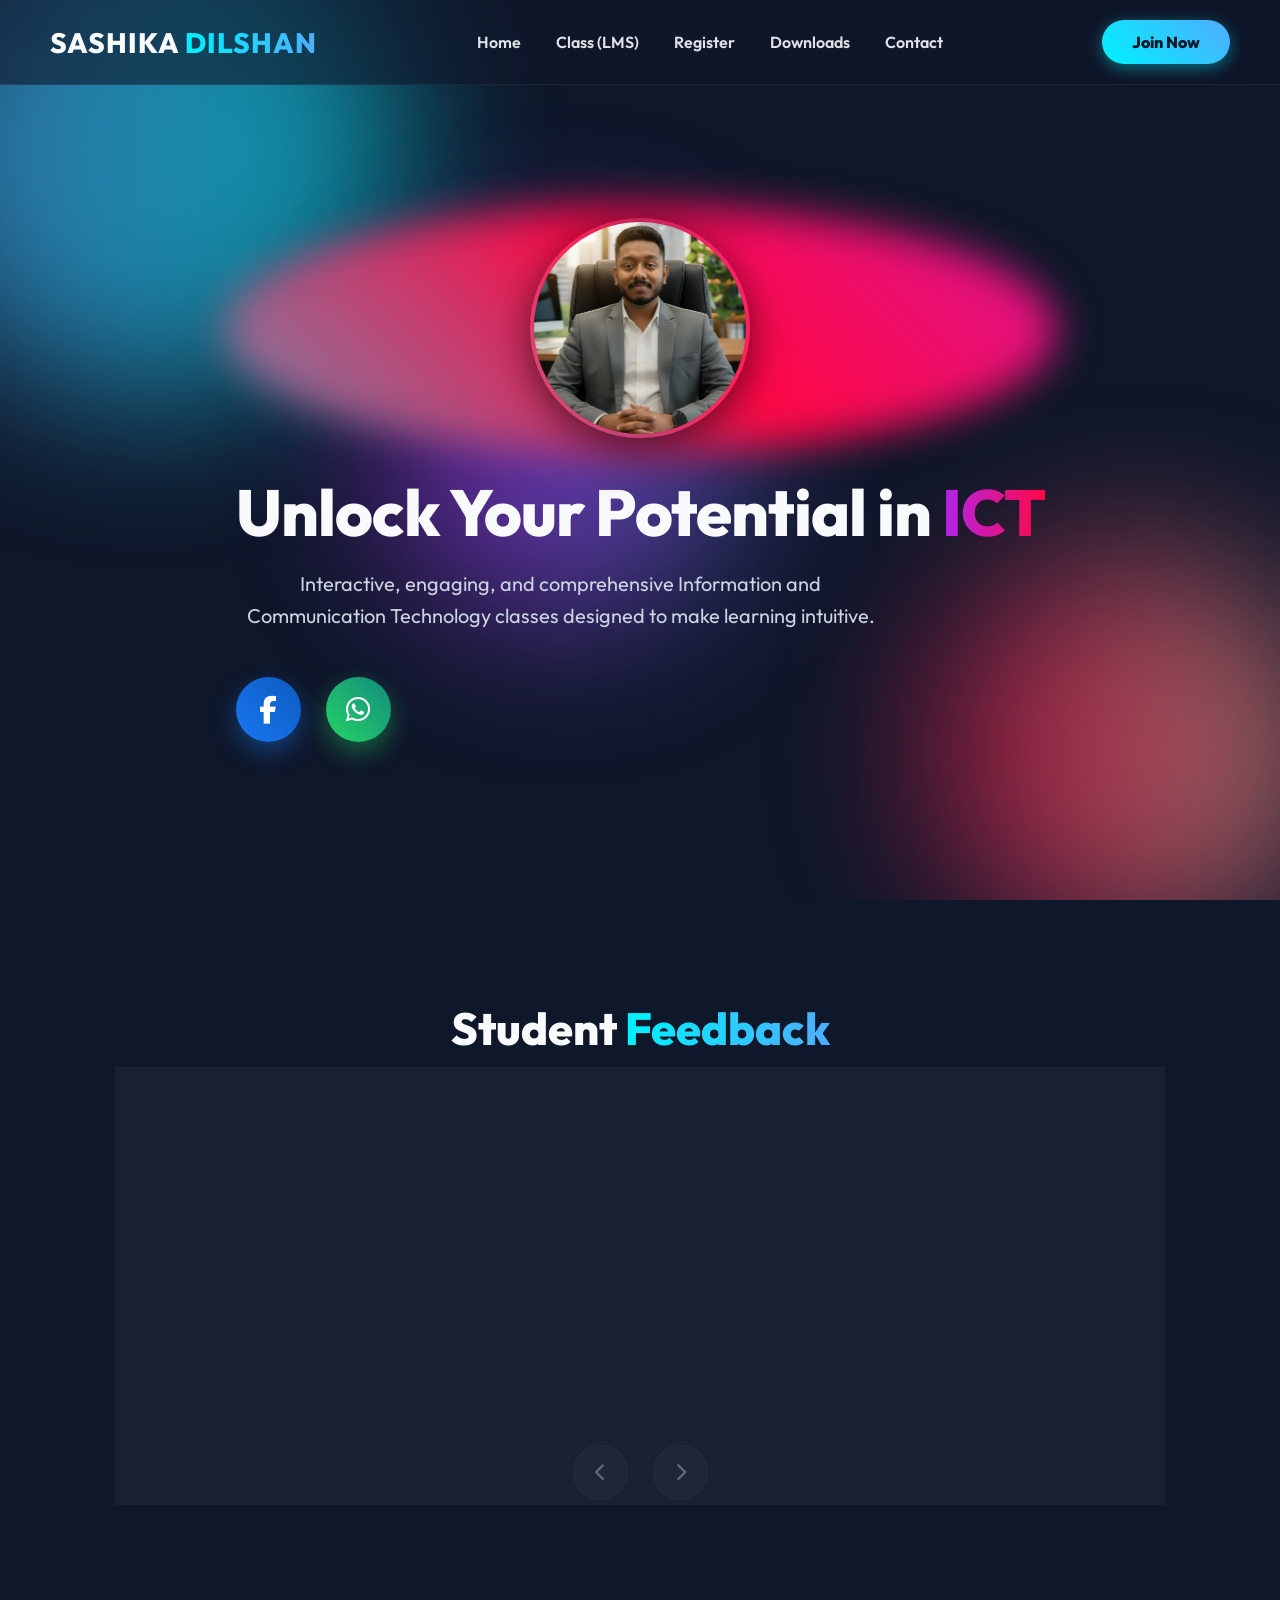
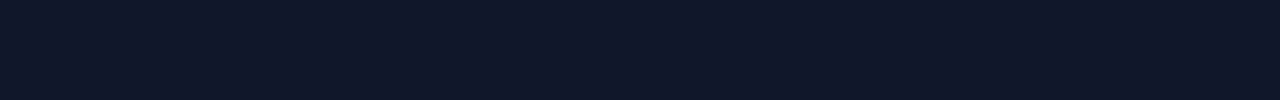
<file: index.html>
<!DOCTYPE html>
<html lang="en">

<head>
  <meta charset="UTF-8">
  <meta name="viewport" content="width=device-width, initial-scale=1.0">
  <title>Sashika Dilshan</title>
  <!-- Meta description for SEO -->
  <meta name="description"
    content="Join the best ICT Class for an interactive learning experience. Master details in Information and Communication Technology.">
  <link rel="stylesheet" href="styles.css">
  <!-- Google Fonts -->
  <link href="https://fonts.googleapis.com/css2?family=Outfit:wght@300;400;600;800&display=swap" rel="stylesheet">
  <!-- Font Awesome for icons -->
  <link rel="stylesheet" href="https://cdnjs.cloudflare.com/ajax/libs/font-awesome/6.4.0/css/all.min.css">
</head>

<body>
  <!-- Animated Background -->
  <div class="background-container" id="bg-container">
    <div class="shape shape-1"></div>
    <div class="shape shape-2"></div>
    <div class="shape shape-3"></div>
  </div>

  <!-- Navigation -->
  <nav class="navbar" id="navbar">
    <div class="logo">SASHIKA <span>DILSHAN</span></div>
    <ul class="nav-links">
      <li><a href="#home">Home</a></li>
      <li><a href="lms.html">Class (LMS)</a></li>
      <li><a
          href="https://docs.google.com/forms/d/e/1FAIpQLSdxnIzjlwXb35KCbCbCo0sxkIll6S4u6WugaHI3UVw_ooGitA/viewform?usp=header">Register</a>
      </li>
      <li><a href="Soft.html">Downloads</a></li>
      <li><a href="contact.html">Contact</a></li>
    </ul>
    <a href="https://docs.google.com/forms/d/e/1FAIpQLSdxnIzjlwXb35KCbCbCo0sxkIll6S4u6WugaHI3UVw_ooGitA/viewform?usp=header"
      class="btn-join">Join Now</a>
  </nav>

  <!-- Hero Section -->
  <section id="home" class="hero">
    <div class="hero-content">
      <div class="profile-container">
        <img src="img1.jpg" alt="ICT Teacher Profile Picture" class="profile-pic">
        <div class="profile-glow"></div>
      </div>
      <h1 class="hero-title">Unlock Your Potential in <span>ICT</span></h1>
      <p class="hero-subtitle">Interactive, engaging, and comprehensive Information and Communication Technology classes
        designed to make learning intuitive.</p>

      <div class="social-links">
        <a href="https://www.facebook.com/profile.php?id=61584438620100" class="social-btn facebook"
          aria-label="Facebook"><i class="fab fa-facebook-f"></i></a>
        <a href="https://wa.me/94707482177?text=I%20want%20to%20join%20your%20ICT%20class" class="social-btn whatsapp"
          aria-label="WhatsApp"><i class="fab fa-whatsapp"></i></a>
      </div>
    </div>
  </section>

  <!-- Testimonials Section -->
  <section id="class" class="testimonials">
    <h2>Student <span>Feedback</span></h2>
    <div class="slider-container">
      <div class="slide active">
        <i class="fas fa-quote-left quote-icon" aria-hidden="true"></i>
        <p class="comment">"Sir explain කරන විදිහ සුපිරි! ICT easy වෙලා"</p>
        <span class="student-name">- Nayomi Sashikala</span>
      </div>
      <div class="slide">
        <i class="fas fa-quote-left quote-icon" aria-hidden="true"></i>
        <p class="comment">"Best ICT class ever 🔥 Highly recommend!"</p>
        <span class="student-name">- Sahan Sandeepa</span>
      </div>
      <div class="slide">
        <i class="fas fa-quote-left quote-icon" aria-hidden="true"></i>
        <p class="comment">"මගේ results ගොඩක් improve උනා 🙌"</p>
        <span class="student-name">- Kavindu Dilshan</span>
      </div>
    </div>
    <div class="slider-controls">
      <button id="prev-slide" aria-label="Previous Slide"><i class="fas fa-chevron-left"></i></button>
      <button id="next-slide" aria-label="Next Slide"><i class="fas fa-chevron-right"></i></button>
    </div>
  </section>

  <footer>
    <p>&copy; 2024 ICT Mastery Class. All Rights Reserved.</p>
  </footer>

  <script src="script.js"></script>
</body>

</html>
</file>
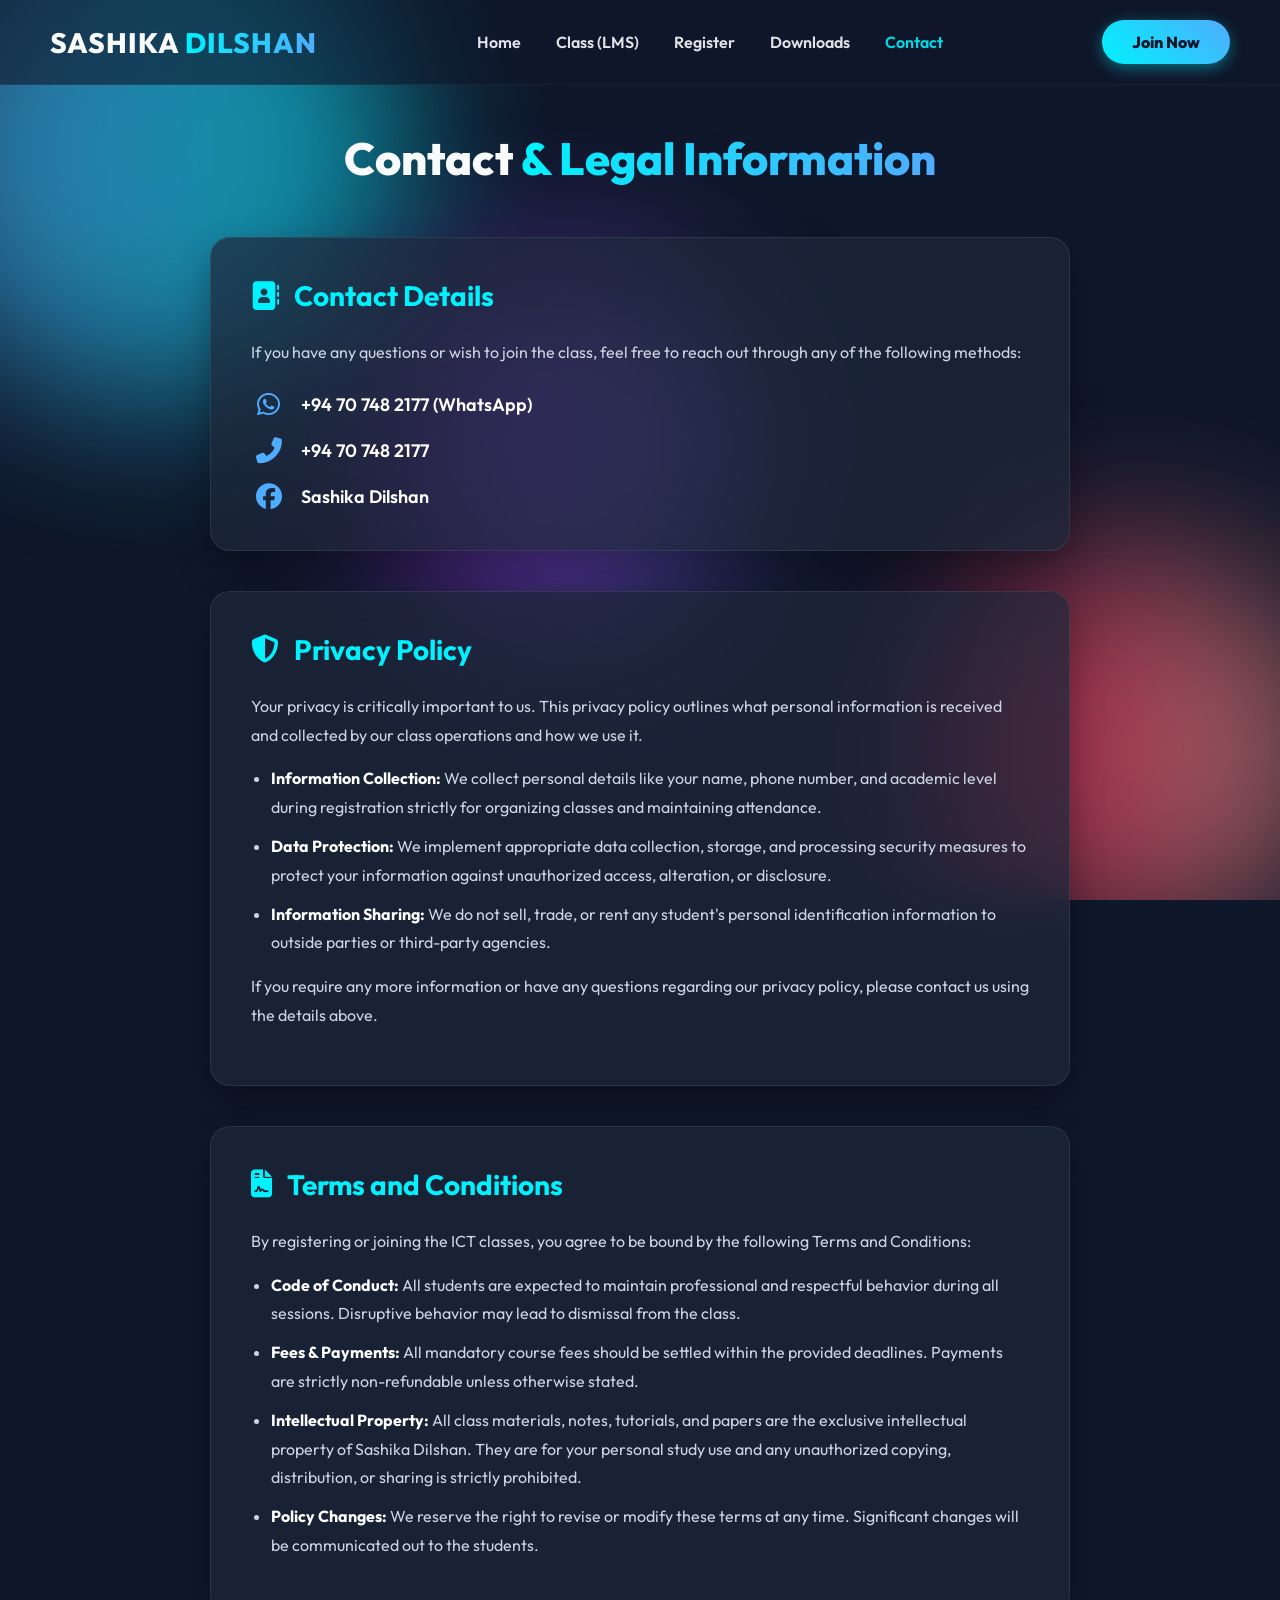
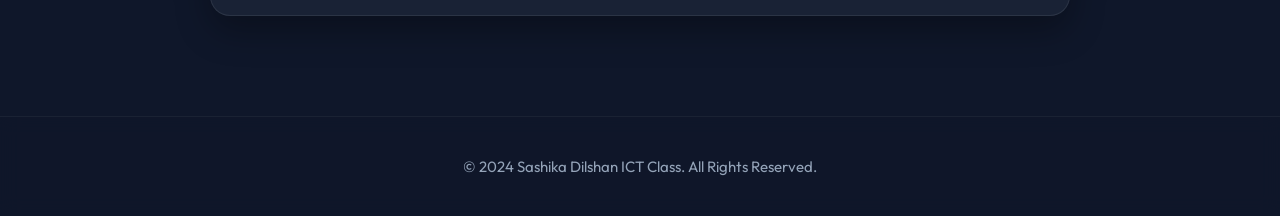
<file: contact.html>
<!DOCTYPE html>
<html lang="en">
<head>
  <meta charset="UTF-8">
  <meta name="viewport" content="width=device-width, initial-scale=1.0">
  <title>Contact & Legal | Sashika Dilshan</title>
  <meta name="description" content="Contact details, Privacy Policy, and Terms & Conditions for Sashika Dilshan's ICT Classes.">
  <link rel="stylesheet" href="styles.css">
  <link href="https://fonts.googleapis.com/css2?family=Outfit:wght@300;400;600;800&display=swap" rel="stylesheet">
  <link rel="stylesheet" href="https://cdnjs.cloudflare.com/ajax/libs/font-awesome/6.4.0/css/all.min.css">
  <style>
    .page-container {
      padding: 130px 20px 60px;
      max-width: 900px;
      margin: 0 auto;
      min-height: 100vh;
    }
    
    .page-heading {
      text-align: center;
      font-size: 45px;
      margin-bottom: 50px;
      font-weight: 800;
    }
    
    .page-heading span {
      background: linear-gradient(to right, #00f2fe, #4facfe);
      -webkit-background-clip: text;
      background-clip: text;
      -webkit-text-fill-color: transparent;
    }
    
    .info-section {
      background: var(--card-bg);
      backdrop-filter: blur(25px);
      -webkit-backdrop-filter: blur(25px);
      padding: 40px;
      border-radius: 20px;
      border: 1px solid rgba(255,255,255,0.08);
      box-shadow: 0 15px 35px rgba(0,0,0,0.3);
      margin-bottom: 40px;
      transition: transform 0.3s ease;
    }

    .info-section:hover {
      transform: translateY(-5px);
    }

    .info-section h3 {
      font-size: 28px;
      margin-bottom: 25px;
      color: var(--primary);
      display: flex;
      align-items: center;
      gap: 15px;
    }
    
    .info-section p, .info-section ul {
      color: #cbd5e1;
      line-height: 1.8;
      margin-bottom: 15px;
      font-size: 16px;
    }

    .info-section ul {
      padding-left: 20px;
      list-style-type: disc;
    }

    .info-section ul li {
      margin-bottom: 10px;
    }
    
    .info-section ul li strong {
      color: white;
    }

    .contact-details {
      display: flex;
      flex-direction: column;
      gap: 20px;
    }

    .contact-item {
      display: flex;
      align-items: center;
      gap: 15px;
      font-size: 18px;
    }

    .contact-item i {
      color: var(--secondary);
      font-size: 26px;
      width: 35px;
      text-align: center;
    }
    
    .contact-item a, .contact-item span {
      color: white;
      text-decoration: none;
      transition: color 0.3s;
      font-weight: 600;
    }

    .contact-item a:hover {
      color: var(--primary);
    }

    @media (max-width: 768px) {
      .page-heading {
        font-size: 35px;
        margin-bottom: 30px;
      }
      .info-section {
        padding: 25px;
      }
      .info-section h3 {
        font-size: 24px;
      }
      .contact-item {
        font-size: 16px;
      }
      .contact-item i {
        font-size: 22px;
      }
      .page-container {
        padding: 140px 15px 40px;
      }
    }

    @media (max-width: 480px) {
      .page-heading {
        font-size: 28px;
        margin-bottom: 25px;
      }
      .info-section {
        padding: 20px;
      }
      .info-section h3 {
        font-size: 20px;
      }
      .info-section p, .info-section ul {
        font-size: 14px;
      }
      .contact-item {
        font-size: 14px;
      }
      .contact-item i {
        font-size: 18px;
        width: 25px;
      }
    }
  </style>
</head>
<body>
  <!-- Animated Background -->
  <div class="background-container" id="bg-container">
    <div class="shape shape-1"></div>
    <div class="shape shape-2"></div>
    <div class="shape shape-3"></div>
  </div>

  <!-- Navigation -->
  <nav class="navbar" id="navbar">
    <div class="logo">SASHIKA <span>DILSHAN</span></div>
    <ul class="nav-links">
      <li><a href="index.html#home">Home</a></li>
      <li><a href="lms.html">Class (LMS)</a></li>
      <li><a href="index.html#register">Register</a></li>
      <li><a href="Soft.html">Downloads</a></li>
      <li><a href="contact.html" style="color: var(--primary);">Contact</a></li>
    </ul>
    <a href="https://docs.google.com/forms/d/e/1FAIpQLSdxnIzjlwXb35KCbCbCo0sxkIll6S4u6WugaHI3UVw_ooGitA/viewform?usp=header" class="btn-join">Join Now</a>
  </nav>

  <div class="page-container">
    <h1 class="page-heading">Contact <span>& Legal Information</span></h1>
    
    <!-- Contact Details -->
    <div class="info-section">
      <h3><i class="fas fa-address-book"></i> Contact Details</h3>
      <p>If you have any questions or wish to join the class, feel free to reach out through any of the following methods:</p>
      <div class="contact-details" style="margin-top: 25px;">
        <div class="contact-item">
          <i class="fab fa-whatsapp"></i>
          <a href="https://wa.me/94707482177?text=I%20want%20to%20join%20your%20ICT%20class" target="_blank">+94 70 748 2177 (WhatsApp)</a>
        </div>
        <div class="contact-item">
          <i class="fas fa-phone-alt"></i>
          <a href="tel:+94707482177">+94 70 748 2177</a>
        </div>
        <div class="contact-item">
          <i class="fab fa-facebook"></i>
          <a href="https://www.facebook.com/profile.php?id=61584438620100" target="_blank">Sashika Dilshan</a>
        </div>
      </div>
    </div>

    <!-- Privacy Policy -->
    <div class="info-section">
      <h3><i class="fas fa-shield-alt"></i> Privacy Policy</h3>
      <p>Your privacy is critically important to us. This privacy policy outlines what personal information is received and collected by our class operations and how we use it.</p>
      <ul>
        <li><strong>Information Collection:</strong> We collect personal details like your name, phone number, and academic level during registration strictly for organizing classes and maintaining attendance.</li>
        <li><strong>Data Protection:</strong> We implement appropriate data collection, storage, and processing security measures to protect your information against unauthorized access, alteration, or disclosure.</li>
        <li><strong>Information Sharing:</strong> We do not sell, trade, or rent any student's personal identification information to outside parties or third-party agencies.</li>
      </ul>
      <p>If you require any more information or have any questions regarding our privacy policy, please contact us using the details above.</p>
    </div>

    <!-- Terms and Conditions -->
    <div class="info-section">
      <h3><i class="fas fa-file-contract"></i> Terms and Conditions</h3>
      <p>By registering or joining the ICT classes, you agree to be bound by the following Terms and Conditions:</p>
      <ul>
        <li><strong>Code of Conduct:</strong> All students are expected to maintain professional and respectful behavior during all sessions. Disruptive behavior may lead to dismissal from the class.</li>
        <li><strong>Fees & Payments:</strong> All mandatory course fees should be settled within the provided deadlines. Payments are strictly non-refundable unless otherwise stated.</li>
        <li><strong>Intellectual Property:</strong> All class materials, notes, tutorials, and papers are the exclusive intellectual property of Sashika Dilshan. They are for your personal study use and any unauthorized copying, distribution, or sharing is strictly prohibited.</li>
        <li><strong>Policy Changes:</strong> We reserve the right to revise or modify these terms at any time. Significant changes will be communicated out to the students.</li>
      </ul>
    </div>

  </div>

  <footer>
    <p>&copy; 2024 Sashika Dilshan ICT Class. All Rights Reserved.</p>
  </footer>

  <script src="script.js"></script>
</body>
</html>
</file>
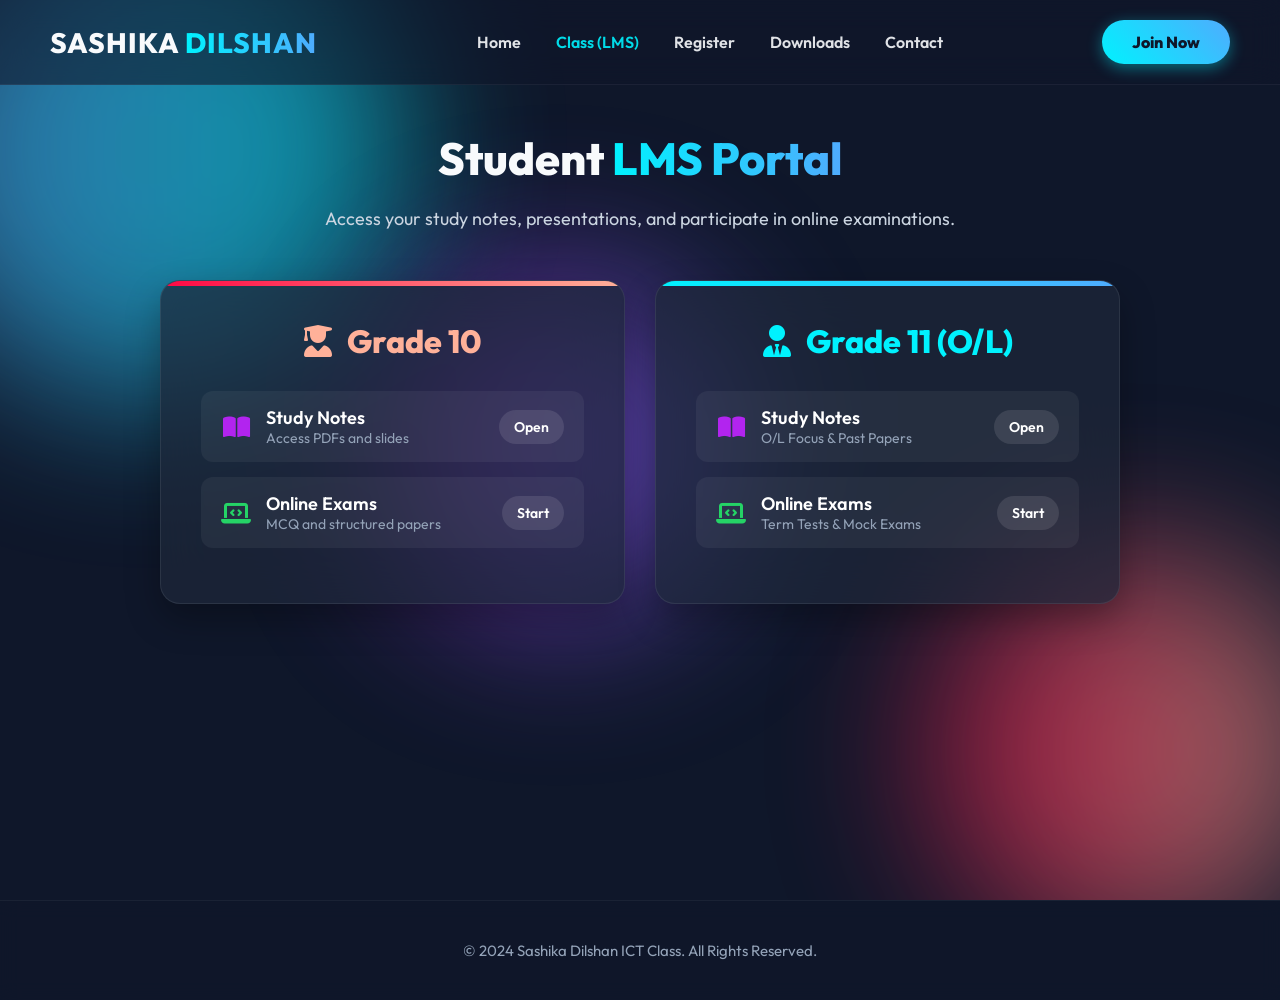
<file: lms.html>
<!DOCTYPE html>
<html lang="en">
<head>
  <meta charset="UTF-8">
  <meta name="viewport" content="width=device-width, initial-scale=1.0">
  <title>LMS Portal | Sashika Dilshan</title>
  <meta name="description" content="Learning Management System for Grade 10 and Grade 11 ICT Classes. access notes and online exams.">
  <link rel="stylesheet" href="styles.css">
  <link href="https://fonts.googleapis.com/css2?family=Outfit:wght@300;400;600;800&display=swap" rel="stylesheet">
  <link rel="stylesheet" href="https://cdnjs.cloudflare.com/ajax/libs/font-awesome/6.4.0/css/all.min.css">
  <style>
    .page-container {
      padding: 130px 20px 60px;
      max-width: 1000px;
      margin: 0 auto;
      min-height: 100vh;
    }
    
    .page-heading {
      text-align: center;
      font-size: 45px;
      margin-bottom: 20px;
      font-weight: 800;
    }
    
    .page-heading span {
      background: linear-gradient(to right, #00f2fe, #4facfe);
      -webkit-background-clip: text;
      -webkit-text-fill-color: transparent;
      background-clip: text;
    }

    .page-subtitle {
      text-align: center;
      color: #cbd5e1;
      font-size: 18px;
      margin-bottom: 50px;
    }

    .lms-grid {
      display: grid;
      grid-template-columns: 1fr 1fr;
      gap: 30px;
    }

    .grade-card {
      background: var(--card-bg);
      backdrop-filter: blur(25px);
      -webkit-backdrop-filter: blur(25px);
      padding: 40px;
      border-radius: 20px;
      border: 1px solid rgba(255,255,255,0.08);
      box-shadow: 0 15px 35px rgba(0,0,0,0.3);
      transition: transform 0.3s ease, border-color 0.3s;
      position: relative;
      overflow: hidden;
    }

    .grade-card:hover {
      transform: translateY(-5px);
      border-color: var(--primary);
    }

    .grade-card::before {
      content: '';
      position: absolute;
      top: 0; left: 0;
      width: 100%; height: 5px;
    }

    .grade-10::before {
      background: linear-gradient(90deg, #ff0844, #ffb199);
    }

    .grade-11::before {
      background: linear-gradient(90deg, #00f2fe, #4facfe);
    }

    .grade-title {
      font-size: 32px;
      margin-bottom: 30px;
      color: white;
      text-align: center;
      font-weight: 800;
      display: flex;
      align-items: center;
      justify-content: center;
      gap: 15px;
    }

    .grade-10 .grade-title { color: #ffb199; }
    .grade-11 .grade-title { color: #00f2fe; }

    .lms-module {
      display: flex;
      align-items: center;
      justify-content: space-between;
      padding: 15px 20px;
      background: rgba(255,255,255,0.05);
      border-radius: 12px;
      margin-bottom: 15px;
      transition: all 0.3s;
      text-decoration: none;
      color: white;
    }

    .lms-module:hover {
      background: rgba(255,255,255,0.1);
      transform: translateX(10px);
    }

    .lms-module-info {
      display: flex;
      align-items: center;
      gap: 15px;
    }

    .lms-module i {
      font-size: 24px;
      width: 30px;
      text-align: center;
    }

    .Notes-icon { color: #b224ef; }
    .Exam-icon { color: #25D366; }

    .lms-module-title {
      font-size: 18px;
      font-weight: 600;
    }

    .lms-module-desc {
      font-size: 14px;
      color: #94a3b8;
    }
    
    .lms-module-btn {
      background: rgba(255,255,255,0.1);
      padding: 8px 15px;
      border-radius: 20px;
      font-size: 14px;
      font-weight: 600;
      transition: background 0.3s;
    }

    .lms-module:hover .lms-module-btn {
      background: var(--primary);
      color: var(--dark);
    }

    @media (max-width: 768px) {
      .lms-grid {
        grid-template-columns: 1fr;
      }
      .page-heading {
        font-size: 35px;
      }
      .page-subtitle {
        font-size: 16px;
        margin-bottom: 40px;
      }
      .grade-card {
        padding: 30px;
      }
      .grade-title {
        font-size: 28px;
        margin-bottom: 25px;
      }
      .page-container {
        padding: 140px 15px 40px;
      }
    }

    @media (max-width: 480px) {
      .page-heading {
        font-size: 28px;
      }
      .page-subtitle {
        font-size: 14px;
        margin-bottom: 30px;
      }
      .grade-card {
        padding: 20px;
      }
      .grade-title {
        font-size: 24px;
        margin-bottom: 20px;
      }
      .lms-module {
        flex-direction: column;
        align-items: flex-start;
        gap: 15px;
      }
      .lms-module-btn {
        align-self: flex-start;
      }
    }
  </style>
</head>
<body>
  <!-- Animated Background -->
  <div class="background-container" id="bg-container">
    <div class="shape shape-1"></div>
    <div class="shape shape-2"></div>
    <div class="shape shape-3"></div>
  </div>

  <!-- Navigation -->
  <nav class="navbar" id="navbar">
    <div class="logo">SASHIKA <span>DILSHAN</span></div>
    <ul class="nav-links">
      <li><a href="index.html#home">Home</a></li>
      <li><a href="lms.html" style="color: var(--primary);">Class (LMS)</a></li>
      <li><a href="index.html#register">Register</a></li>
      <li><a href="Soft.html">Downloads</a></li>
      <li><a href="contact.html">Contact</a></li>
    </ul>
    <a href="https://docs.google.com/forms/d/e/1FAIpQLSdxnIzjlwXb35KCbCbCo0sxkIll6S4u6WugaHI3UVw_ooGitA/viewform?usp=header" class="btn-join">Join Now</a>
  </nav>

  <div class="page-container">
    <h1 class="page-heading">Student <span>LMS Portal</span></h1>
    <p class="page-subtitle">Access your study notes, presentations, and participate in online examinations.</p>
    
    <div class="lms-grid">
      <!-- Grade 10 Section -->
      <div class="grade-card grade-10">
        <h2 class="grade-title"><i class="fas fa-user-graduate"></i> Grade 10</h2>
        
        <a href="#" class="lms-module">
          <div class="lms-module-info">
            <i class="fas fa-book-open Notes-icon"></i>
            <div>
              <div class="lms-module-title">Study Notes</div>
              <div class="lms-module-desc">Access PDFs and slides</div>
            </div>
          </div>
          <span class="lms-module-btn">Open</span>
        </a>

        <a href="#" class="lms-module">
          <div class="lms-module-info">
            <i class="fas fa-laptop-code Exam-icon"></i>
            <div>
              <div class="lms-module-title">Online Exams</div>
              <div class="lms-module-desc">MCQ and structured papers</div>
            </div>
          </div>
          <span class="lms-module-btn">Start</span>
        </a>
      </div>

      <!-- Grade 11 Section -->
      <div class="grade-card grade-11">
        <h2 class="grade-title"><i class="fas fa-user-tie"></i> Grade 11 (O/L)</h2>
        
        <a href="#" class="lms-module">
          <div class="lms-module-info">
            <i class="fas fa-book-open Notes-icon"></i>
            <div>
              <div class="lms-module-title">Study Notes</div>
              <div class="lms-module-desc">O/L Focus & Past Papers</div>
            </div>
          </div>
          <span class="lms-module-btn">Open</span>
        </a>

        <a href="#" class="lms-module">
          <div class="lms-module-info">
            <i class="fas fa-laptop-code Exam-icon"></i>
            <div>
              <div class="lms-module-title">Online Exams</div>
              <div class="lms-module-desc">Term Tests & Mock Exams</div>
            </div>
          </div>
          <span class="lms-module-btn">Start</span>
        </a>
      </div>
    </div>
  </div>

  <footer>
    <p>&copy; 2024 Sashika Dilshan ICT Class. All Rights Reserved.</p>
  </footer>

  <script src="script.js"></script>
</body>
</html>
</file>
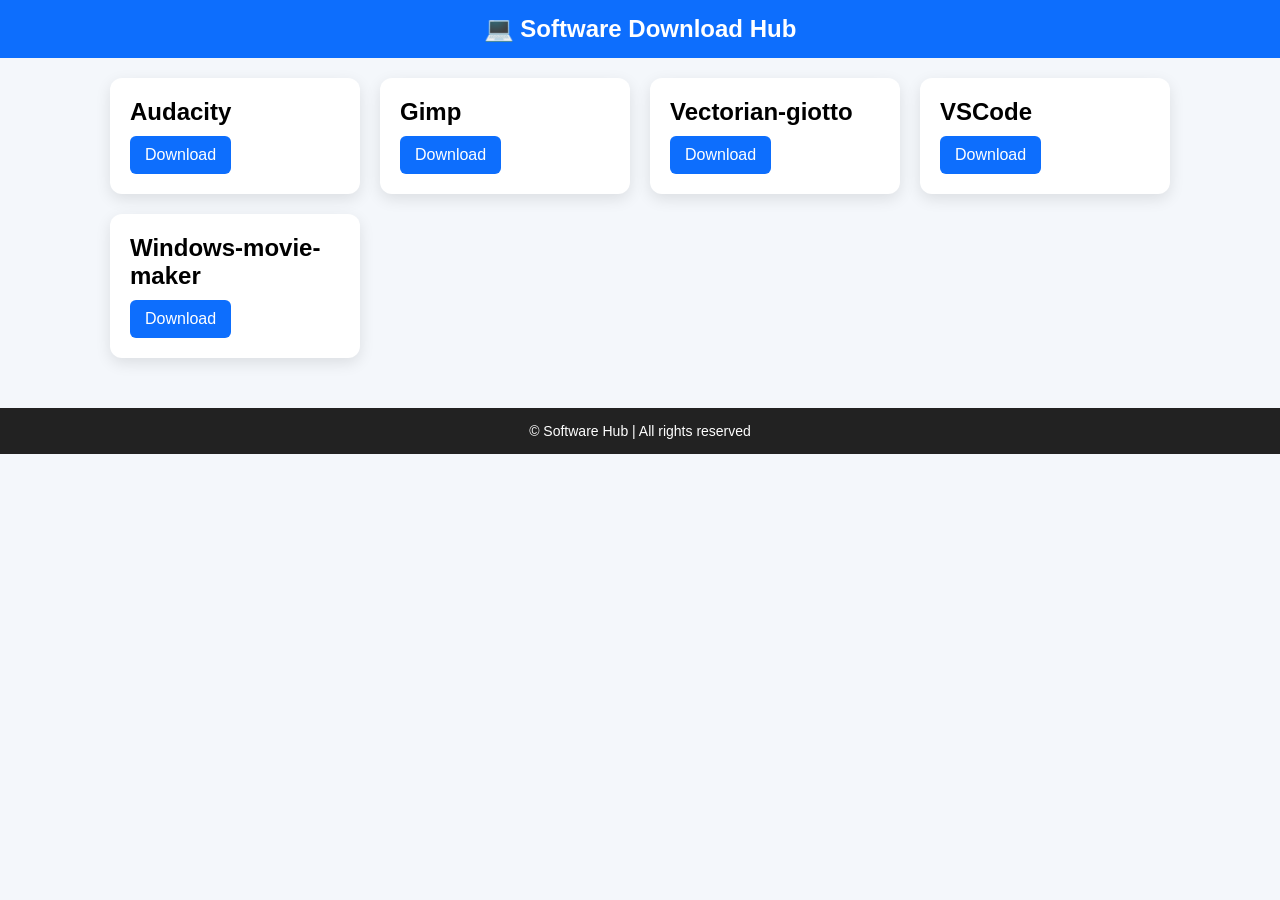
<file: Soft.html>
<!DOCTYPE html>
<html lang="en">
<head>
<meta charset="UTF-8">
<meta name="viewport" content="width=device-width, initial-scale=1.0">
<title>Software Hub</title>

<style>

/* Reset */
*{
    margin:0;
    padding:0;
    box-sizing:border-box;
    font-family:Segoe UI, sans-serif;
}

/* Body */
body{
    background:#f4f7fb;
}

/* Navbar */
nav{
    background:#0d6efd;
    color:white;
    padding:15px;
    text-align:center;
    font-size:24px;
    font-weight:bold;
}

/* Container */
.container{
    padding:20px;
    max-width:1100px;
    margin:auto;
}

/* Grid */
.grid{
    display:grid;
    grid-template-columns:repeat(auto-fit, minmax(250px,1fr));
    gap:20px;
}

/* Card */
.card{
    background:white;
    padding:20px;
    border-radius:12px;
    box-shadow:0 5px 15px rgba(0,0,0,0.1);
    transition:0.3s;
}

.card:hover{
    transform:translateY(-5px);
}

/* Title */
.card h2{
    margin-bottom:10px;
}

/* Description */
.card p{
    font-size:14px;
    color:#555;
    margin-bottom:15px;
}

/* Button */
.btn{
    display:inline-block;
    padding:10px 15px;
    background:#0d6efd;
    color:white;
    text-decoration:none;
    border-radius:6px;
    transition:0.3s;
}

.btn:hover{
    background:#084298;
}

/* Footer */
footer{
    text-align:center;
    padding:15px;
    margin-top:30px;
    background:#222;
    color:white;
    font-size:14px;
}

/* Responsive Navigation & Grid */
@media (max-width: 480px) {
    nav {
        font-size: 20px;
        padding: 12px;
    }
    .grid {
        grid-template-columns: 1fr;
    }
    .card {
        padding: 15px;
    }
}
</style>
</head>

<body>

<nav>💻 Software Download Hub</nav>

<div class="container">

    <div class="grid">

        <!-- Software 1 -->
        <div class="card">
            <h2>Audacity</h2>
            
            <a href="https://www.mediafire.com/folder/65uhenjqzze96/Audacity" target="_blank" class="btn">Download</a>
        </div>

        <!-- Software 2 -->
        <div class="card">
            <h2>Gimp</h2>
            
            <a href="https://www.mediafire.com/folder/i8efg0xc2e44v/Gimp" target="_blank" class="btn">Download</a>
        </div>

        <!-- Software 3 -->
        <div class="card">
            <h2>Vectorian-giotto</h2>
        
            <a href="https://www.mediafire.com/folder/chu1diq68pzrt/Vectorian-giotto" target="_blank" class="btn">Download</a>
        </div>

        <!-- Software 4 -->
        <div class="card">
            <h2>VSCode</h2>
            
            <a href="https://www.mediafire.com/folder/3ci6rm7vqvgum/VSCode" target="_blank" class="btn">Download</a>
        </div>

        <!-- Software 5 -->
        <div class="card">
            <h2>Windows-movie-maker</h2>
            
            <a href="https://www.mediafire.com/folder/5u15ka5vnh5q4/Windows-movie-maker" target="_blank" class="btn">Download</a>
        </div>


    </div>

</div>

<footer>
© Software Hub | All rights reserved
</footer>

</body>
</html>
</file>
<file: styles.css>
:root {
  --primary: #00f2fe;
  --secondary: #4facfe;
  --dark: #0f172a;
  --card-bg: rgba(30, 41, 59, 0.7);
  --text: #f8fafc;
}

* {
  margin: 0;
  padding: 0;
  box-sizing: border-box;
  font-family: 'Outfit', sans-serif;
}

body {
  background-color: var(--dark);
  color: var(--text);
  overflow-x: hidden;
  scroll-behavior: smooth;
}

/* Background Animation */
.background-container {
  position: fixed;
  top: 0;
  left: 0;
  width: 100vw;
  height: 100vh;
  z-index: -1;
  overflow: hidden;
}

.shape {
  position: absolute;
  filter: blur(80px);
  border-radius: 50%;
  opacity: 0.6;
  transition: transform 0.2s ease-out;
  will-change: transform;
}

.shape-1 {
  background: linear-gradient(to right, #4facfe, #00f2fe);
  width: 500px;
  height: 500px;
  top: -100px;
  left: -100px;
  animation: float 10s infinite alternate;
}

.shape-2 {
  background: linear-gradient(to right, #ff0844, #ffb199);
  width: 400px;
  height: 400px;
  bottom: -50px;
  right: -50px;
  animation: float 12s infinite alternate-reverse;
}

.shape-3 {
  background: linear-gradient(to right, #b224ef, #7579ff);
  width: 350px;
  height: 350px;
  top: 30%;
  left: 30%;
  animation: float 8s infinite alternate;
}

@keyframes float {
  0% { transform: scale(1) translate(0, 0); }
  100% { transform: scale(1.1) translate(50px, 30px); }
}

/* Navbar */
.navbar {
  display: flex;
  justify-content: space-between;
  align-items: center;
  padding: 20px 50px;
  background: rgba(15, 23, 42, 0.6);
  backdrop-filter: blur(15px);
  -webkit-backdrop-filter: blur(15px);
  position: fixed;
  width: 100%;
  top: 0;
  z-index: 100;
  border-bottom: 1px solid rgba(255,255,255,0.05);
  transition: all 0.3s ease;
}

.logo {
  font-size: 28px;
  font-weight: 800;
  letter-spacing: 1px;
}

.logo span {
  background: linear-gradient(to right, var(--primary), var(--secondary));
  -webkit-background-clip: text;
  background-clip: text;
  -webkit-text-fill-color: transparent;
}

.nav-links {
  display: flex;
  list-style: none;
  gap: 35px;
}

.nav-links a {
  color: var(--text);
  text-decoration: none;
  font-weight: 600;
  font-size: 16px;
  transition: color 0.3s;
  position: relative;
  opacity: 0.9;
}

.nav-links a::after {
  content: '';
  position: absolute;
  bottom: -6px;
  left: 0;
  width: 0;
  height: 2px;
  background: var(--primary);
  transition: width 0.3s ease;
  border-radius: 2px;
}

.nav-links a:hover {
  color: var(--primary);
  opacity: 1;
}

.nav-links a:hover::after {
  width: 100%;
}

.btn-join {
  padding: 12px 30px;
  background: linear-gradient(45deg, var(--primary), var(--secondary));
  color: #0f172a;
  text-decoration: none;
  border-radius: 30px;
  font-weight: 800;
  font-size: 16px;
  box-shadow: 0 4px 15px rgba(0, 242, 254, 0.4);
  transition: transform 0.3s, box-shadow 0.3s;
}

.btn-join:hover {
  transform: translateY(-3px) scale(1.05);
  box-shadow: 0 8px 25px rgba(0, 242, 254, 0.6);
}

/* Hero Section */
.hero {
  min-height: 100vh;
  display: flex;
  flex-direction: column;
  justify-content: center;
  align-items: center;
  text-align: center;
  padding: 120px 20px 60px;
}

.profile-container {
  position: relative;
  margin-bottom: 35px;
}

.profile-pic {
  width: 220px;
  height: 220px;
  border-radius: 50%;
  object-fit: cover;
  border: 4px solid rgba(255, 255, 255, 0.1);
  position: relative;
  z-index: 2;
  box-shadow: 0 10px 40px rgba(0,0,0,0.6);
}

.profile-glow {
  position: absolute;
  top: -12px;
  left: -12px;
  right: -12px;
  bottom: -12px;
  border-radius: 50%;
  background: linear-gradient(45deg, #00f2fe, #ff0844, #b224ef, #4facfe);
  background-size: 300% 300%;
  z-index: 1;
  filter: blur(20px);
  animation: glowAnimation 6s ease infinite;
}

@keyframes glowAnimation {
  0% { background-position: 0% 50%; }
  50% { background-position: 100% 50%; }
  100% { background-position: 0% 50%; }
}

.hero-title {
  font-size: 65px;
  font-weight: 800;
  margin-bottom: 20px;
  line-height: 1.1;
  letter-spacing: -1px;
}

.hero-title span {
  background: linear-gradient(to right, #b224ef, #ff0844);
  -webkit-background-clip: text;
  background-clip: text;
  -webkit-text-fill-color: transparent;
}

.hero-subtitle {
  font-size: 20px;
  color: #cbd5e1;
  max-width: 650px;
  margin-bottom: 45px;
  line-height: 1.6;
}

/* Social Buttons */
.social-links {
  display: flex;
  gap: 25px;
}

.social-btn {
  width: 65px;
  height: 65px;
  border-radius: 50%;
  display: flex;
  justify-content: center;
  align-items: center;
  font-size: 28px;
  color: white;
  text-decoration: none;
  position: relative;
  overflow: hidden;
  box-shadow: 0 5px 15px rgba(0,0,0,0.3);
  transition: all 0.4s cubic-bezier(0.175, 0.885, 0.32, 1.275);
}

.social-btn i {
  position: relative;
  z-index: 2;
  transition: transform 0.4s;
}

.social-btn::before {
  content: '';
  position: absolute;
  top: 0;
  left: 0;
  width: 100%;
  height: 100%;
  background: rgba(255,255,255,0.2);
  transform: translateY(100%);
  transition: transform 0.3s;
  z-index: 1;
}

.social-btn:hover {
  transform: translateY(-8px) scale(1.1);
}

.social-btn:hover i {
  transform: scale(1.1);
}

.social-btn:hover::before {
  transform: translateY(0);
}

.facebook {
  background: linear-gradient(45deg, #1877F2, #0d5bbe);
  box-shadow: 0 10px 25px rgba(24, 119, 242, 0.4);
}

.whatsapp {
  background: linear-gradient(45deg, #25D366, #128C7E);
  box-shadow: 0 10px 25px rgba(37, 211, 102, 0.4);
}

/* Testimonials */
.testimonials {
  padding: 100px 20px;
  text-align: center;
}

.testimonials h2 {
  font-size: 45px;
  font-weight: 800;
  margin-bottom: 60px;
}

.testimonials h2 span {
  background: linear-gradient(to right, #00f2fe, #4facfe);
  -webkit-background-clip: text;
  background-clip: text;
  -webkit-text-fill-color: transparent;
}

.slider-container {
  max-width: 900px;
  margin: 0 auto;
  position: relative;
  background: var(--card-bg);
  backdrop-filter: blur(25px);
  -webkit-backdrop-filter: blur(25px);
  padding: 60px 40px;
  border-radius: 24px;
  border: 1px solid rgba(255,255,255,0.08);
  box-shadow: 0 25px 50px rgba(0,0,0,0.4);
  overflow: hidden;
}

.slide {
  display: none;
  animation: fadeEffect 0.8s cubic-bezier(0.4, 0, 0.2, 1);
}

.slide.active {
  display: block;
}

@keyframes fadeEffect {
  0% { opacity: 0; transform: translateX(40px) scale(0.95); }
  100% { opacity: 1; transform: translateX(0) scale(1); }
}

.quote-icon {
  font-size: 50px;
  color: rgba(0, 242, 254, 0.2);
  margin-bottom: 25px;
}

.comment {
  font-size: 24px;
  font-style: italic;
  margin-bottom: 25px;
  line-height: 1.7;
  font-weight: 300;
}

.student-name {
  font-weight: 600;
  color: var(--primary);
  font-size: 20px;
  letter-spacing: 1px;
}

.slider-controls {
  margin-top: 40px;
  display: flex;
  justify-content: center;
  gap: 25px;
}

.slider-controls button {
  background: rgba(255,255,255,0.05);
  border: 1px solid rgba(255,255,255,0.1);
  color: white;
  width: 55px;
  height: 55px;
  border-radius: 50%;
  cursor: pointer;
  transition: all 0.3s;
  font-size: 18px;
}

.slider-controls button:hover {
  background: var(--primary);
  color: var(--dark);
  border-color: var(--primary);
  transform: scale(1.1);
  box-shadow: 0 5px 15px rgba(0, 242, 254, 0.4);
}

footer {
  text-align: center;
  padding: 40px 20px;
  border-top: 1px solid rgba(255,255,255,0.05);
  background: rgba(15, 23, 42, 0.8);
  backdrop-filter: blur(10px);
  color: #94a3b8;
  font-size: 15px;
}

/* Responsive Design */
@media (max-width: 768px) {
  .navbar {
    padding: 15px 20px;
    flex-wrap: wrap;
  }
  
  .logo {
    font-size: 24px;
  }

  .btn-join {
    padding: 10px 20px;
    font-size: 15px;
  }

  .nav-links {
    order: 3;
    width: 100%;
    margin-top: 15px;
    justify-content: center;
    flex-wrap: wrap;
    gap: 15px;
  }
  
  .hero-title {
    font-size: 45px;
  }
  
  .hero-subtitle {
     font-size: 18px;
     margin-bottom: 35px;
  }

  .profile-pic {
    width: 180px;
    height: 180px;
  }
  
  .comment {
    font-size: 18px;
  }
  
  .slider-container {
    padding: 40px 20px;
  }

  .testimonials h2 {
    font-size: 35px;
  }

  .social-btn {
    width: 60px;
    height: 60px;
    font-size: 26px;
  }
}

@media (max-width: 480px) {
  .navbar {
    padding: 12px 15px;
  }

  .logo {
    font-size: 20px;
  }

  .btn-join {
    padding: 8px 16px;
    font-size: 14px;
  }

  .nav-links {
    gap: 12px;
  }

  .nav-links a {
    font-size: 14px;
  }

  .hero-title {
    font-size: 36px;
  }

  .hero-subtitle {
    font-size: 16px;
  }

  .profile-pic {
    width: 150px;
    height: 150px;
  }

  .testimonials h2 {
    font-size: 28px;
  }

  .comment {
    font-size: 16px;
  }
  
  .social-btn {
    width: 50px;
    height: 50px;
    font-size: 22px;
  }

  .slider-controls button {
    width: 45px;
    height: 45px;
    font-size: 16px;
  }
}
</file>
